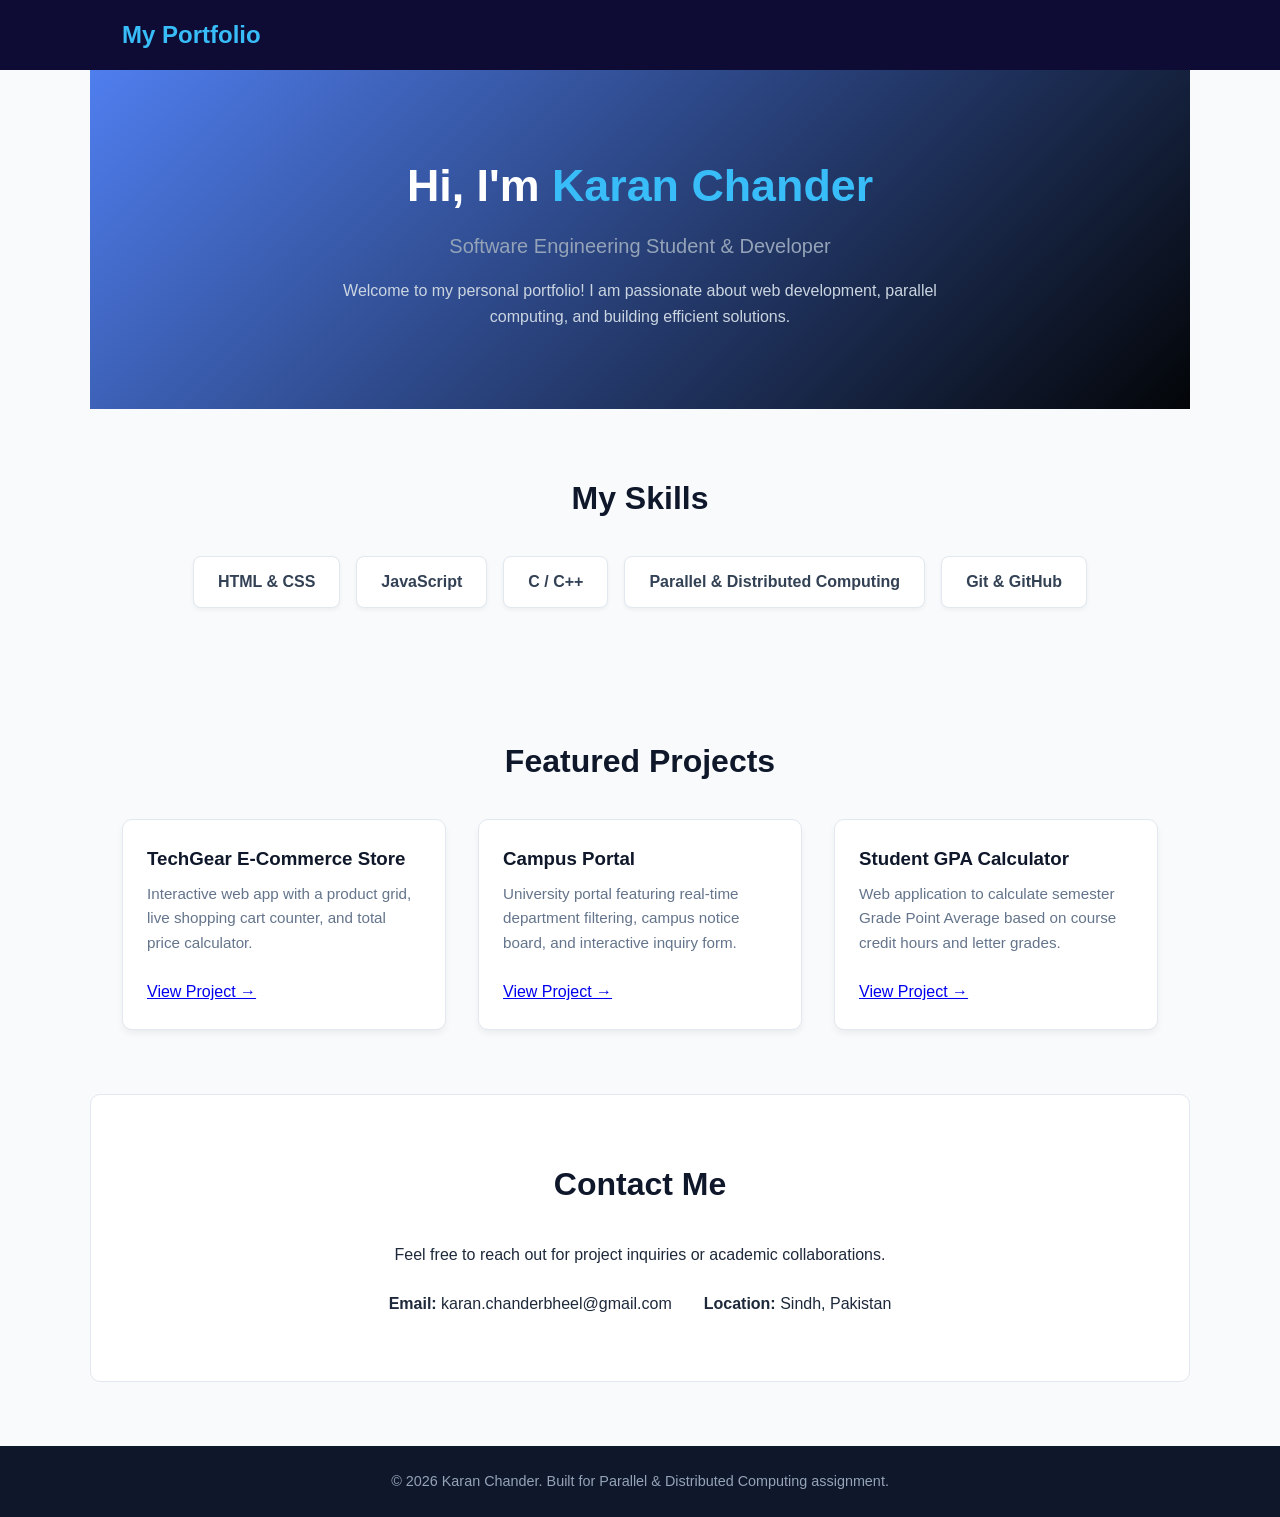
<file: index.html>
<!DOCTYPE html>
<html lang="en">
<head>
    <meta charset="UTF-8">
    <meta name="viewport" content="width=device-width, initial-scale=1.0">
    <title>My Portfolio</title>
    <link rel="stylesheet" href="style.css">

</head>
<body>
    <header>
        <nav class="navbar">
            <div class="logo">My Portfolio</div>
            <ul class="nav-links">
                <li><a href="#about"></a></li>
                <li><a href="#skills"></a></li>
                <li><a href="#projects"></a></li>
                <li><a href="#contact"></a></li>
            </ul>
        </nav>
    </header>

    <main>
        <section id="about" class="hero-section">
            <div class="hero-content">
                <h1>Hi, I'm <span class="highlight">Karan Chander</span></h1>
                <p class="subtitle">Software Engineering Student & Developer</p>
                <p class="bio">Welcome to my personal portfolio! I am passionate about web development, parallel computing, and building efficient solutions.</p>
            </div>
        </section>

        <section id="skills" class="skills-section">
            <h2>My Skills</h2>
            <div class="skills-container">
                <span class="skill-card">HTML & CSS</span>
                <span class="skill-card">JavaScript</span>
                <span class="skill-card">C / C++</span>
                <span class="skill-card">Parallel & Distributed Computing</span>
                <span class="skill-card">Git & GitHub</span>
            </div>
        </section>

        <section id="projects" class="projects-section">
            <h2>Featured Projects</h2>
            <div class="projects-grid">
                
                <div class="project-card">
                    <h3>TechGear E-Commerce Store</h3>
                    <p>Interactive web app with a product grid, live shopping cart counter, and total price calculator.</p>
                    <a href="Project1/index.html" class="project-link">View Project &rarr;</a>
                </div>

                <div class="project-card">
                    <h3>Campus Portal</h3>
                    <p>University portal featuring real-time department filtering, campus notice board, and interactive inquiry form.</p>
                    <a href="Project2/index.html" class="project-link">View Project &rarr;</a>
                </div>

                <div class="project-card">
                    <h3>Student GPA Calculator</h3>
                    <p>Web application to calculate semester Grade Point Average based on course credit hours and letter grades.</p>
                    <a href="Project3/index.html" class="project-link">View Project &rarr;</a>
                </div>

            </div>
        </section>

        <section id="contact" class="contact-section">
            <h2>Contact Me</h2>
            <p>Feel free to reach out for project inquiries or academic collaborations.</p>
            <div class="contact-details">
                <p><strong>Email:</strong> karan.chanderbheel@gmail.com</p>
                <p><strong>Location:</strong> Sindh, Pakistan</p>
            </div>
        </section>
    </main>

    <footer>
        <p>&copy; 2026 Karan Chander. Built for Parallel & Distributed Computing assignment.</p>
    </footer>
    <script src="script.js"></script>
</body>

</html>
</file>
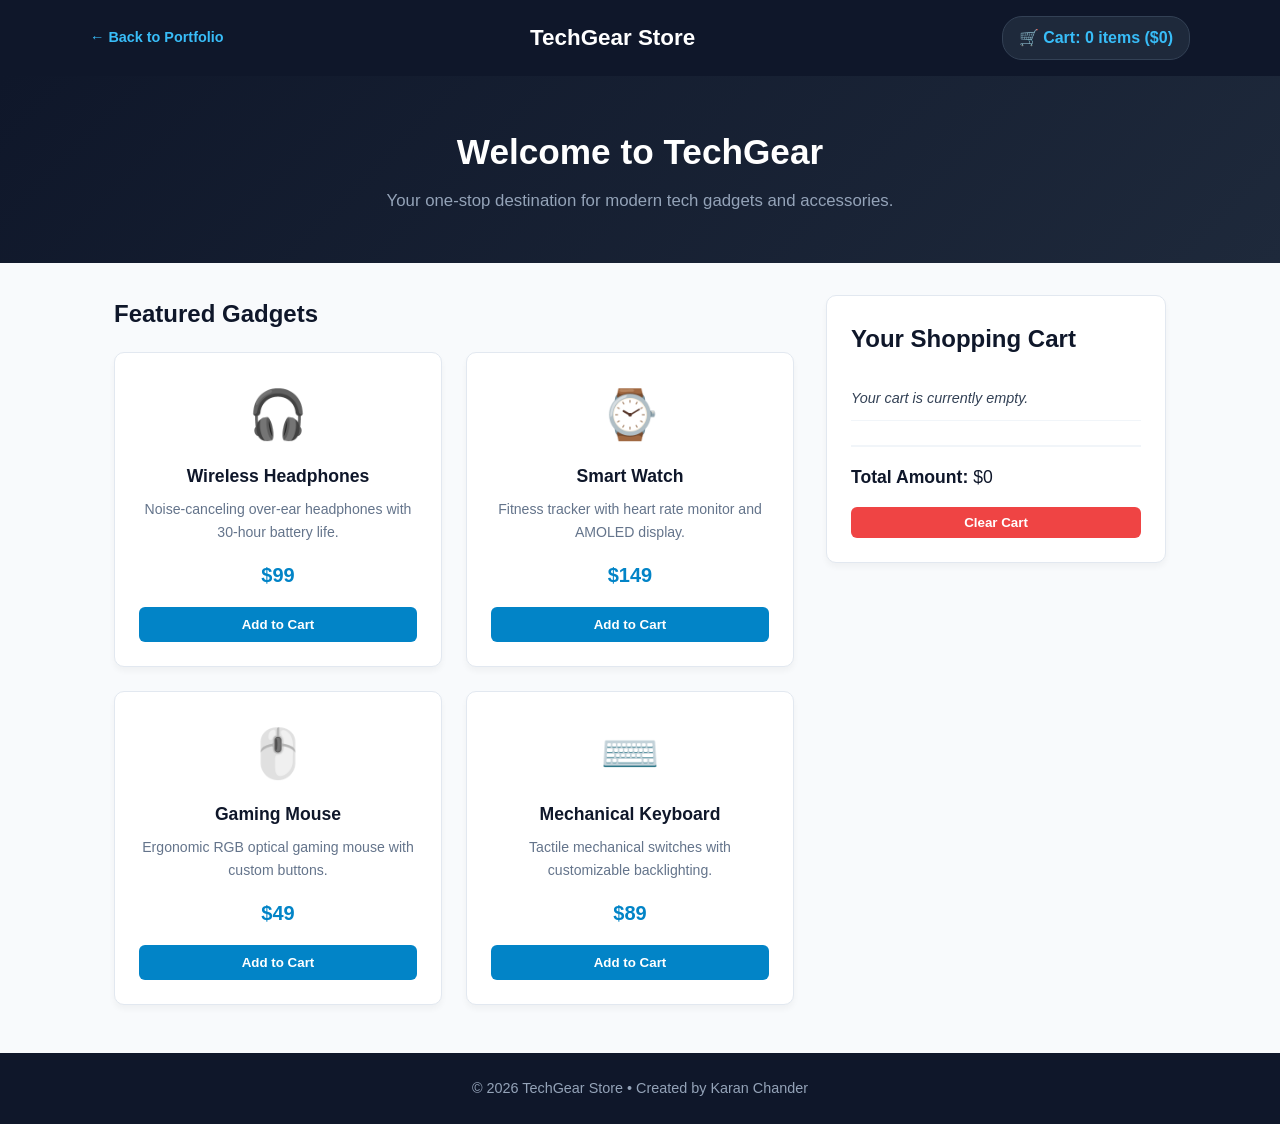
<file: Project1/index.html>
<!DOCTYPE html>
<html lang="en">
<head>
    <meta charset="UTF-8">
    <meta name="viewport" content="width=device-width, initial-scale=1.0">
    <title>TechGear Store</title>
    <link rel="stylesheet" href="style.css">
</head>
<body>
    <header>
        <div class="nav-container">
            <a href="../index.html" class="back-link">&larr; Back to Portfolio</a>
            <div class="store-logo">TechGear Store</div>
            <div class="cart-status">
                🛒 Cart: <span id="cartCount">0</span> items ($<span id="cartTotal">0</span>)
            </div>
        </div>
    </header>

    <section class="hero-banner">
        <h1>Welcome to TechGear</h1>
        <p>Your one-stop destination for modern tech gadgets and accessories.</p>
    </section>

    <main class="main-container">
        
        <section class="products-section">
            <h2>Featured Gadgets</h2>
            <div class="products-grid">

                <div class="product-card">
                    <div class="product-icon">🎧</div>
                    <h3>Wireless Headphones</h3>
                    <p>Noise-canceling over-ear headphones with 30-hour battery life.</p>
                    <div class="price-tag">$99</div>
                    <button class="add-btn" onclick="addToCart('Wireless Headphones', 99)">Add to Cart</button>
                </div>

                <div class="product-card">
                    <div class="product-icon">⌚</div>
                    <h3>Smart Watch</h3>
                    <p>Fitness tracker with heart rate monitor and AMOLED display.</p>
                    <div class="price-tag">$149</div>
                    <button class="add-btn" onclick="addToCart('Smart Watch', 149)">Add to Cart</button>
                </div>

                <div class="product-card">
                    <div class="product-icon">🖱️</div>
                    <h3>Gaming Mouse</h3>
                    <p>Ergonomic RGB optical gaming mouse with custom buttons.</p>
                    <div class="price-tag">$49</div>
                    <button class="add-btn" onclick="addToCart('Gaming Mouse', 49)">Add to Cart</button>
                </div>

                <div class="product-card">
                    <div class="product-icon">⌨️</div>
                    <h3>Mechanical Keyboard</h3>
                    <p>Tactile mechanical switches with customizable backlighting.</p>
                    <div class="price-tag">$89</div>
                    <button class="add-btn" onclick="addToCart('Mechanical Keyboard', 89)">Add to Cart</button>
                </div>

            </div>
        </section>

        <section class="cart-section">
            <h2>Your Shopping Cart</h2>
            <ul id="cartItemsList" class="cart-items-list">
                <li class="empty-msg">Your cart is currently empty.</li>
            </ul>
            <div class="cart-summary">
                <p><strong>Total Amount:</strong> $<span id="cartTotalDisplay">0</span></p>
                <button id="clearCartBtn" class="clear-btn" onclick="clearCart()">Clear Cart</button>
            </div>
        </section>

    </main>

    <footer>
        <p>&copy; 2026 TechGear Store &bull; Created by Karan Chander</p>
    </footer>
    <script src="script.js"></script>
    
</body>
</html>
</file>
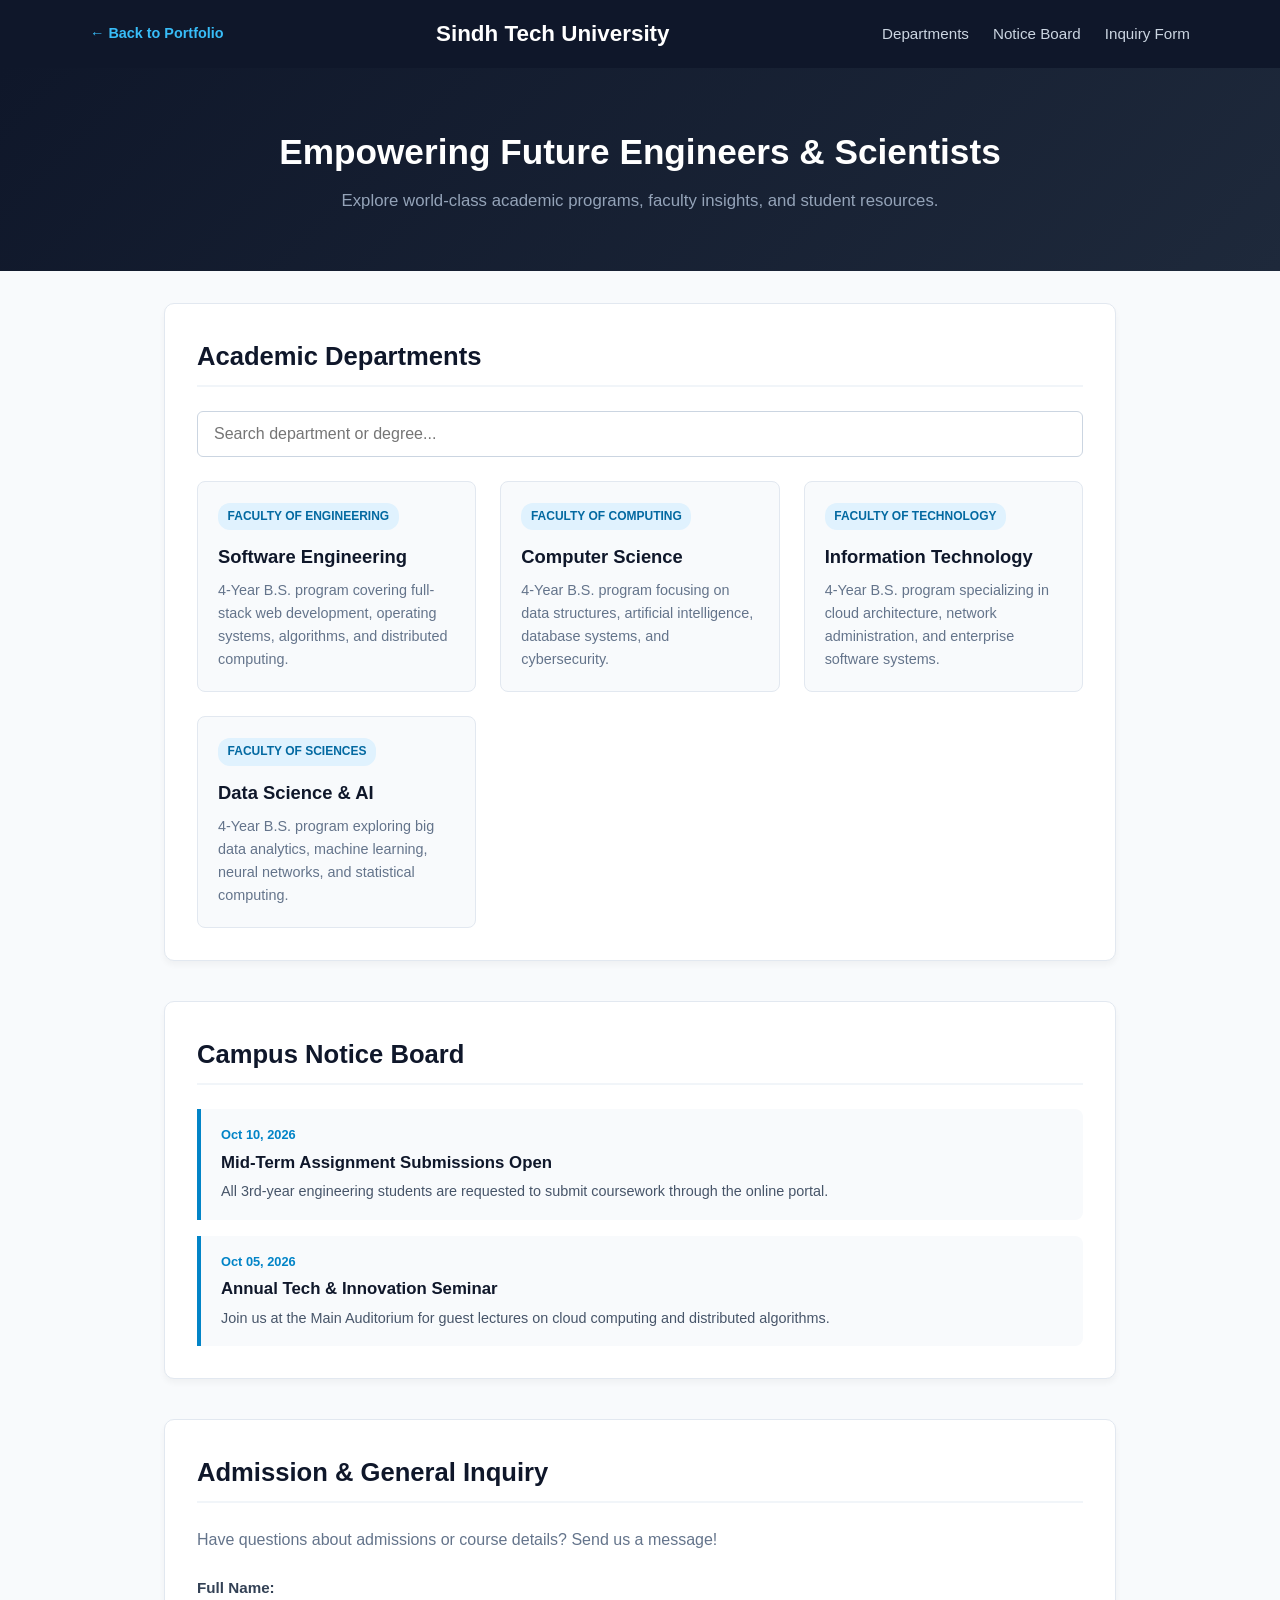
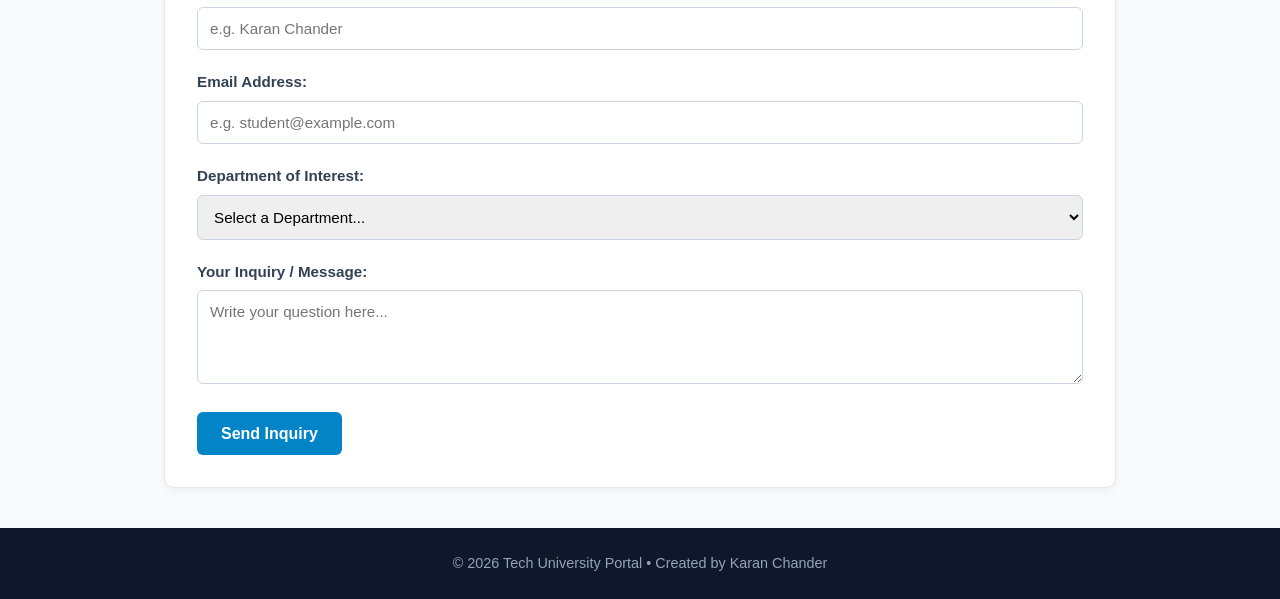
<file: Project2/index.html>
<!DOCTYPE html>
<html lang="en">
<head>
    <meta charset="UTF-8">
    <meta name="viewport" content="width=device-width, initial-scale=1.0">
    <title>Campus Portal</title>
    <link rel="stylesheet" href="style.css">
</head>
<body>
    
    <header>
        <div class="nav-container">
            <a href="../index.html" class="back-link">&larr; Back to Portfolio</a>
            <div class="portal-logo">Sindh Tech University</div>
            <ul class="nav-menu">
                <li><a href="#departments">Departments</a></li>
                <li><a href="#notices">Notice Board</a></li>
                <li><a href="#inquiry">Inquiry Form</a></li>
            </ul>
        </div>
    </header>

    <section class="hero-banner">
        <h1>Empowering Future Engineers & Scientists</h1>
        <p>Explore world-class academic programs, faculty insights, and student resources.</p>
    </section>

    <main class="main-container">

        <section id="departments" class="portal-section">
            <h2>Academic Departments</h2>
        
            <div class="search-box">
                <input type="text" id="courseSearch" placeholder="Search department or degree..." onkeyup="filterCourses()">
            </div>

            <div class="courses-grid" id="coursesGrid">

                <div class="course-card">
                    <div class="course-badge">Faculty of Engineering</div>
                    <h3>Software Engineering</h3>
                    <p>4-Year B.S. program covering full-stack web development, operating systems, algorithms, and distributed computing.</p>
                </div>

                <div class="course-card">
                    <div class="course-badge">Faculty of Computing</div>
                    <h3>Computer Science</h3>
                    <p>4-Year B.S. program focusing on data structures, artificial intelligence, database systems, and cybersecurity.</p>
                </div>

                <div class="course-card">
                    <div class="course-badge">Faculty of Technology</div>
                    <h3>Information Technology</h3>
                    <p>4-Year B.S. program specializing in cloud architecture, network administration, and enterprise software systems.</p>
                </div>


                <div class="course-card">
                    <div class="course-badge">Faculty of Sciences</div>
                    <h3>Data Science & AI</h3>
                    <p>4-Year B.S. program exploring big data analytics, machine learning, neural networks, and statistical computing.</p>
                </div>

            </div>
        </section>

        <section id="notices" class="portal-section notice-section">
            <h2>Campus Notice Board</h2>
            <div class="notice-list">
                <div class="notice-item">
                    <span class="notice-date">Oct 10, 2026</span>
                    <h4>Mid-Term Assignment Submissions Open</h4>
                    <p>All 3rd-year engineering students are requested to submit coursework through the online portal.</p>
                </div>
                <div class="notice-item">
                    <span class="notice-date">Oct 05, 2026</span>
                    <h4>Annual Tech & Innovation Seminar</h4>
                    <p>Join us at the Main Auditorium for guest lectures on cloud computing and distributed algorithms.</p>
                </div>
            </div>
        </section>

        <section id="inquiry" class="portal-section inquiry-section">
            <h2>Admission & General Inquiry</h2>
            <p>Have questions about admissions or course details? Send us a message!</p>
            
            <form id="inquiryForm" onsubmit="submitForm(event)">
                <div class="form-group">
                    <label for="fullName">Full Name:</label>
                    <input type="text" id="fullName" placeholder="e.g. Karan Chander" required>
                </div>
                <div class="form-group">
                    <label for="emailAddr">Email Address:</label>
                    <input type="email" id="emailAddr" placeholder="e.g. student@example.com" required>
                </div>
                <div class="form-group">
                    <label for="departmentSelect">Department of Interest:</label>
                    <select id="departmentSelect" required>
                        <option value="">Select a Department...</option>
                        <option value="Software Engineering">Software Engineering</option>
                        <option value="Computer Science">Computer Science</option>
                        <option value="Information Technology">Information Technology</option>
                        <option value="Data Science & AI">Data Science & AI</option>
                    </select>
                </div>
                <div class="form-group">
                    <label for="messageText">Your Inquiry / Message:</label>
                    <textarea id="messageText" rows="4" placeholder="Write your question here..." required></textarea>
                </div>
                <button type="submit" class="submit-btn">Send Inquiry</button>
            </form>

            <div id="formSuccessMessage" class="success-box hidden">
                ✅ Thank you! Your inquiry has been submitted successfully. We will reach out soon.
            </div>
        </section>

    </main>

    <footer>
        <p>&copy; 2026 Tech University Portal &bull; Created by Karan Chander</p>
    </footer>

    <script src="script.js"></script>
</body>
</html>
</file>
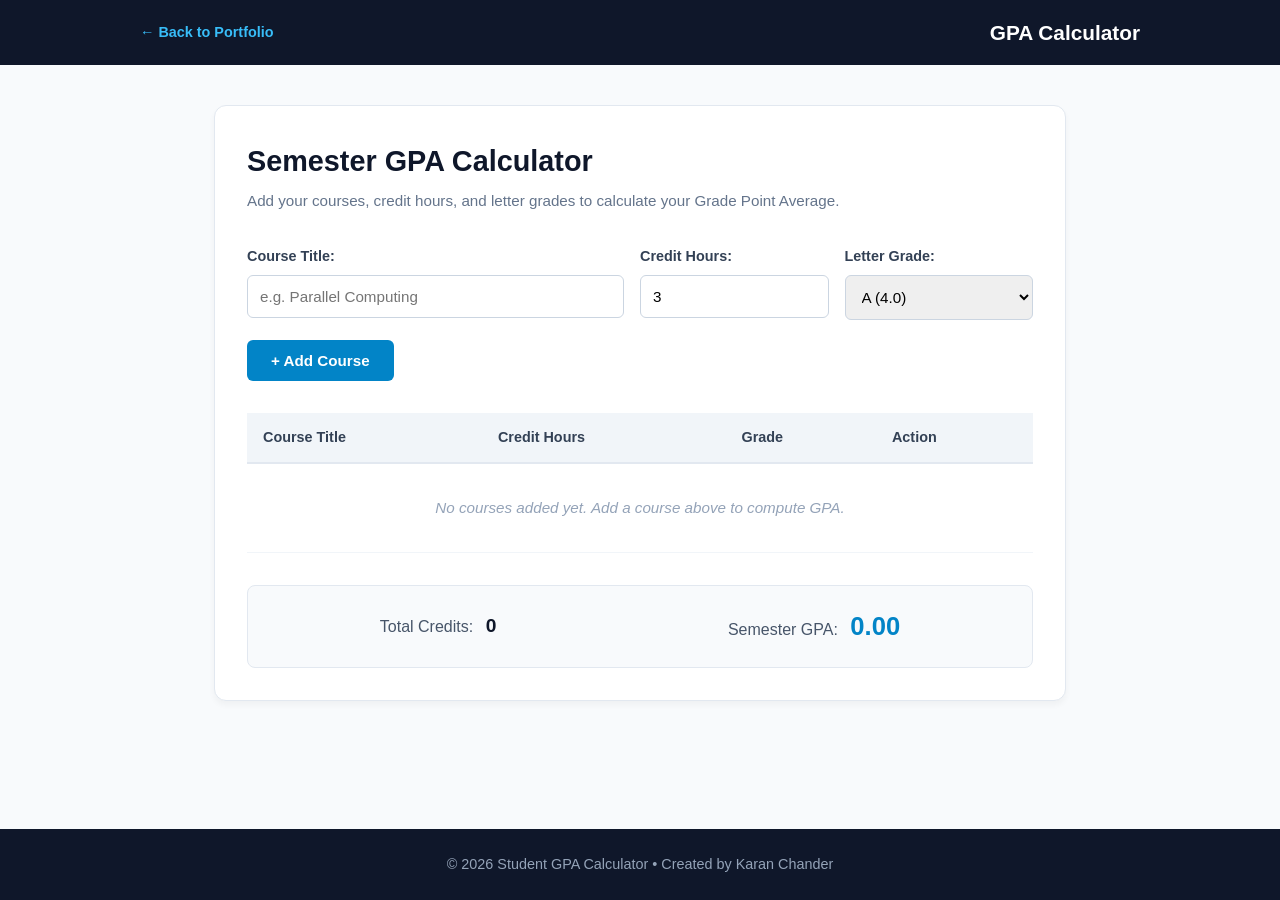
<file: Project3/index.html>
<!DOCTYPE html>
<html lang="en">
<head>
    <meta charset="UTF-8">
    <meta name="viewport" content="width=device-width, initial-scale=1.0">
    <title>Student GPA Calculator</title>
    <link rel="stylesheet" href="style.css">
</head>
<body>

    <header>
        <div class="nav-container">
            <a href="../index.html" class="back-link">&larr; Back to Portfolio</a>
            <div class="app-logo">GPA Calculator</div>
        </div>
    </header>

    <main class="main-container">

        <section class="calculator-card">
            <h1>Semester GPA Calculator</h1>
            <p class="subtitle">Add your courses, credit hours, and letter grades to calculate your Grade Point Average.</p>

            <form id="courseForm" onsubmit="addCourse(event)">
                <div class="form-row">
                    <div class="form-group">
                        <label for="courseName">Course Title:</label>
                        <input type="text" id="courseName" placeholder="e.g. Parallel Computing" required>
                    </div>

                    <div class="form-group">
                        <label for="creditHours">Credit Hours:</label>
                        <input type="number" id="creditHours" min="1" max="6" value="3" required>
                    </div>

                    <div class="form-group">
                        <label for="gradeSelect">Letter Grade:</label>
                        <select id="gradeSelect" required>
                            <option value="4.0">A (4.0)</option>
                            <option value="3.5">B+ (3.5)</option>
                            <option value="3.0">B (3.0)</option>
                            <option value="2.5">C+ (2.5)</option>
                            <option value="2.0">C (2.0)</option>
                            <option value="1.0">D (1.0)</option>
                            <option value="0.0">F (0.0)</option>
                        </select>
                    </div>
                </div>

                <button type="submit" class="add-btn">+ Add Course</button>
            </form>

            <div class="table-container">
                <table id="coursesTable">
                    <thead>
                        <tr>
                            <th>Course Title</th>
                            <th>Credit Hours</th>
                            <th>Grade</th>
                            <th>Action</th>
                        </tr>
                    </thead>
                    <tbody id="courseList">
                        <tr id="emptyRow">
                            <td colspan="4" class="empty-msg">No courses added yet. Add a course above to compute GPA.</td>
                        </tr>
                    </tbody>
                </table>
            </div>

            <div class="results-box">
                <div class="result-item">
                    <span>Total Credits:</span>
                    <strong id="totalCredits">0</strong>
                </div>
                <div class="result-item highlight">
                    <span>Semester GPA:</span>
                    <strong id="gpaValue">0.00</strong>
                </div>
            </div>
        </section>

    </main>

    <footer>
        <p>&copy; 2026 Student GPA Calculator &bull; Created by Karan Chander</p>
    </footer>

    <script src="script.js"></script>
</body>
</html>
</file>
<file: style.css>
* {
    margin: 0;
    padding: 0;
    box-sizing: border-box;
    font-family: 'Segoe UI', Tahoma, Geneva, Verdana, sans-serif;
}

body {
    background-color: #f8fafc;
    color: #1e293b;
    line-height: 1.6;
}

header {
    background-color: #0e0c35;
    position: sticky;
    top: 0;
    z-index: 100;
}

.navbar {
    display: flex;
    justify-content: space-between;
    align-items: center;
    max-width: 1100px;
    margin: 0 auto;
    padding: 1rem 2rem;
}

.logo {
    color: #38bdf8;
    font-size: 1.5rem;
    font-weight: bold;
}

.nav-links {
    display: flex;
    list-style: none;
    gap: 1.5rem;
}

.nav-links a {
    color: #f8fbfd;
    text-decoration: none;
    font-weight: 500;
    transition: color 0.3s;
}

.nav-links a:hover {
    color: #2ab6f1;
}

.hero-section {
    background: linear-gradient(135deg, #4f7eee 0%, #030507 100%);
    color: #ffffff;
    padding: 5rem 2rem;
    text-align: center;
}

.hero-content h1 {
    font-size: 2.8rem;
    margin-bottom: 0.5rem;
}

.highlight {
    color: #38bdf8;
}

.subtitle {
    font-size: 1.25rem;
    color: #94a3b8;
    margin-bottom: 1rem;
}

.bio {
    max-width: 600px;
    margin: 0 auto;
    color: #cbd5e1;
}

section {
    max-width: 1100px;
    margin: 0 auto;
    padding: 4rem 2rem;
}

section h2 {
    font-size: 2rem;
    margin-bottom: 2rem;
    text-align: center;
    color: #0f172a;
}

.skills-container {
    display: flex;
    flex-wrap: wrap;
    justify-content: center;
    gap: 1rem;
}

.skill-card {
    background-color: #ffffff;
    border: 1px solid #e2e8f0;
    padding: 0.75rem 1.5rem;
    border-radius: 8px;
    font-weight: 600;
    color: #334155;
    box-shadow: 0 2px 4px rgba(0, 0, 0, 0.05);
}

.projects-grid {
    display: grid;
    grid-template-columns: repeat(auto-fit, minmax(280px, 1fr));
    gap: 2rem;
}

.project-card {
    background-color: #ffffff;
    border: 1px solid #e2e8f0;
    border-radius: 10px;
    padding: 1.5rem;
    box-shadow: 0 4px 6px rgba(0, 0, 0, 0.05);
    display: flex;
    flex-direction: column;
    justify-content: space-between;
}

.project-card h3 {
    margin-bottom: 0.5rem;
    color: #0f172a;
}

.project-card p {
    color: #64748b;
    font-size: 0.95rem;
    margin-bottom: 1.5rem;
}

.badge {
    align-self: flex-start;
    background-color: #f1f5f9;
    color: #64748b;
    padding: 0.3rem 0.8rem;
    border-radius: 20px;
    font-size: 0.8rem;
    font-weight: bold;
    text-transform: uppercase;
}

.contact-section {
    text-align: center;
    background-color: #ffffff;
    border-radius: 10px;
    border: 1px solid #e2e8f0;
    margin-bottom: 4rem;
}

.contact-details {
    margin-top: 1.5rem;
    display: flex;
    justify-content: center;
    gap: 2rem;
    flex-wrap: wrap;
}

footer {
    background-color: #0f172a;
    color: #94a3b8;
    text-align: center;
    padding: 1.5rem;
    font-size: 0.9rem;
}

@media (max-width: 768px) {
    .navbar {
        flex-direction: column;
        gap: 1rem;
    }

    .hero-content h1 {
        font-size: 2rem;
    }

    .contact-details {
        flex-direction: column;
        gap: 0.5rem;
    }

.project-link {
    display: inline-block;
    margin-top: 1rem;
    color: #0284c7;
    text-decoration: none;
    font-weight: 600;
    transition: color 0.2s;
}

.project-link:hover {
    color: #0369a1;
    text-decoration: underline;
}
}
</file>
<file: Project1/style.css>
* {
    margin: 0;
    padding: 0;
    box-sizing: border-box;
    font-family: 'Segoe UI', Tahoma, Geneva, Verdana, sans-serif;
}

body {
    background-color: #f8fafc;
    color: #1e293b;
    line-height: 1.6;
}

header {
    background-color: #0f172a;
    color: #ffffff;
    padding: 1rem 2rem;
    position: sticky;
    top: 0;
    z-index: 100;
}

.nav-container {
    max-width: 1100px;
    margin: 0 auto;
    display: flex;
    justify-content: space-between;
    align-items: center;
    flex-wrap: wrap;
    gap: 1rem;
}

.back-link {
    color: #38bdf8;
    text-decoration: none;
    font-weight: 600;
    font-size: 0.9rem;
    transition: color 0.2s;
}

.back-link:hover {
    color: #7dd3fc;
}

.store-logo {
    font-size: 1.4rem;
    font-weight: bold;
    color: #ffffff;
}

.cart-status {
    background-color: #1e293b;
    padding: 0.5rem 1rem;
    border-radius: 20px;
    font-weight: 600;
    color: #38bdf8;
    border: 1px solid #334155;
}

.hero-banner {
    background: linear-gradient(135deg, #0f172a 0%, #1e293b 100%);
    color: #ffffff;
    text-align: center;
    padding: 3rem 1.5rem;
}

.hero-banner h1 {
    font-size: 2.2rem;
    margin-bottom: 0.5rem;
}

.hero-banner p {
    color: #94a3b8;
    font-size: 1.05rem;
}

.main-container {
    max-width: 1100px;
    margin: 2rem auto;
    padding: 0 1.5rem;
    display: grid;
    grid-template-columns: 2fr 1fr;
    gap: 2rem;
}

.products-section h2,
.cart-section h2 {
    font-size: 1.5rem;
    margin-bottom: 1.2rem;
    color: #0f172a;
}

.products-grid {
    display: grid;
    grid-template-columns: repeat(auto-fit, minmax(220px, 1fr));
    gap: 1.5rem;
}

.product-card {
    background-color: #ffffff;
    border: 1px solid #e2e8f0;
    border-radius: 10px;
    padding: 1.5rem;
    text-align: center;
    box-shadow: 0 4px 6px rgba(0, 0, 0, 0.04);
    display: flex;
    flex-direction: column;
    justify-content: space-between;
}

.product-icon {
    font-size: 3rem;
    margin-bottom: 0.5rem;
}

.product-card h3 {
    font-size: 1.1rem;
    color: #0f172a;
    margin-bottom: 0.5rem;
}

.product-card p {
    font-size: 0.88rem;
    color: #64748b;
    margin-bottom: 1rem;
}

.price-tag {
    font-size: 1.25rem;
    font-weight: bold;
    color: #0284c7;
    margin-bottom: 1rem;
}

.add-btn {
    background-color: #0284c7;
    color: #ffffff;
    border: none;
    padding: 0.6rem;
    border-radius: 6px;
    font-weight: 600;
    cursor: pointer;
    transition: background-color 0.2s;
}

.add-btn:hover {
    background-color: #0369a1;
}

.cart-section {
    background-color: #ffffff;
    border: 1px solid #e2e8f0;
    border-radius: 10px;
    padding: 1.5rem;
    box-shadow: 0 4px 6px rgba(0, 0, 0, 0.04);
    height: fit-content;
}

.cart-items-list {
    list-style: none;
    margin-bottom: 1.5rem;
    max-height: 250px;
    overflow-y: auto;
}

.cart-items-list li {
    padding: 0.6rem 0;
    border-bottom: 1px solid #f1f5f9;
    font-size: 0.9rem;
    display: flex;
    justify-content: space-between;
    color: #334155;
}

.empty-msg {
    color: #94a3b8;
    font-style: italic;
    text-align: center;
}

.cart-summary {
    border-top: 2px solid #f1f5f9;
    padding-top: 1rem;
}

.cart-summary p {
    font-size: 1.1rem;
    margin-bottom: 1rem;
    color: #0f172a;
}

.clear-btn {
    width: 100%;
    background-color: #ef4444;
    color: #ffffff;
    border: none;
    padding: 0.5rem;
    border-radius: 6px;
    font-weight: 600;
    cursor: pointer;
    transition: background-color 0.2s;
}

.clear-btn:hover {
    background-color: #dc2626;
}

footer {
    background-color: #0f172a;
    color: #94a3b8;
    text-align: center;
    padding: 1.5rem;
    margin-top: 3rem;
    font-size: 0.9rem;
}

@media (max-width: 768px) {
    .main-container {
        grid-template-columns: 1fr;
    }
}
</file>
<file: Project2/style.css>
* {
    margin: 0;
    padding: 0;
    box-sizing: border-box;
    font-family: 'Segoe UI', Tahoma, Geneva, Verdana, sans-serif;
}

body {
    background-color: #f8fafc;
    color: #1e293b;
    line-height: 1.6;
}

header {
    background-color: #0f172a;
    color: #ffffff;
    padding: 1rem 2rem;
    position: sticky;
    top: 0;
    z-index: 100;
}

.nav-container {
    max-width: 1100px;
    margin: 0 auto;
    display: flex;
    justify-content: space-between;
    align-items: center;
    flex-wrap: wrap;
    gap: 1rem;
}

.back-link {
    color: #38bdf8;
    text-decoration: none;
    font-weight: 600;
    font-size: 0.9rem;
    transition: color 0.2s;
}

.back-link:hover {
    color: #7dd3fc;
}

.portal-logo {
    font-size: 1.4rem;
    font-weight: bold;
    color: #ffffff;
}

.nav-menu {
    display: flex;
    list-style: none;
    gap: 1.5rem;
}

.nav-menu a {
    color: #cbd5e1;
    text-decoration: none;
    font-size: 0.95rem;
    transition: color 0.2s;
}

.nav-menu a:hover {
    color: #38bdf8;
}

.hero-banner {
    background: linear-gradient(135deg, #0f172a 0%, #1e293b 100%);
    color: #ffffff;
    text-align: center;
    padding: 3.5rem 1.5rem;
}

.hero-banner h1 {
    font-size: 2.2rem;
    margin-bottom: 0.5rem;
}

.hero-banner p {
    color: #94a3b8;
    font-size: 1.05rem;
}

.main-container {
    max-width: 1000px;
    margin: 2rem auto;
    padding: 0 1.5rem;
}

.portal-section {
    background-color: #ffffff;
    border: 1px solid #e2e8f0;
    border-radius: 10px;
    padding: 2rem;
    margin-bottom: 2.5rem;
    box-shadow: 0 4px 6px rgba(0, 0, 0, 0.04);
}

.portal-section h2 {
    font-size: 1.6rem;
    color: #0f172a;
    margin-bottom: 1.5rem;
    border-bottom: 2px solid #f1f5f9;
    padding-bottom: 0.5rem;
}

.search-box {
    margin-bottom: 1.5rem;
}

.search-box input {
    width: 100%;
    padding: 0.8rem 1rem;
    border: 1px solid #cbd5e1;
    border-radius: 6px;
    font-size: 1rem;
    outline: none;
    transition: border-color 0.2s;
}

.search-box input:focus {
    border-color: #0284c7;
}


.courses-grid {
    display: grid;
    grid-template-columns: repeat(auto-fit, minmax(230px, 1fr));
    gap: 1.5rem;
}

.course-card {
    background-color: #f8fafc;
    border: 1px solid #e2e8f0;
    border-radius: 8px;
    padding: 1.25rem;
    transition: transform 0.2s, box-shadow 0.2s;
}

.course-card:hover {
    transform: translateY(-3px);
    box-shadow: 0 6px 12px rgba(0, 0, 0, 0.06);
}

.course-badge {
    display: inline-block;
    background-color: #e0f2fe;
    color: #0369a1;
    font-size: 0.75rem;
    font-weight: 700;
    padding: 0.25rem 0.6rem;
    border-radius: 12px;
    margin-bottom: 0.75rem;
    text-transform: uppercase;
}

.course-card h3 {
    font-size: 1.15rem;
    color: #0f172a;
    margin-bottom: 0.5rem;
}

.course-card p {
    font-size: 0.9rem;
    color: #64748b;
}


.notice-list {
    display: flex;
    flex-direction: column;
    gap: 1rem;
}

.notice-item {
    background-color: #f8fafc;
    border-left: 4px solid #0284c7;
    padding: 1rem 1.25rem;
    border-radius: 0 8px 8px 0;
}

.notice-date {
    font-size: 0.8rem;
    font-weight: 700;
    color: #0284c7;
    display: block;
    margin-bottom: 0.25rem;
}

.notice-item h4 {
    font-size: 1.05rem;
    color: #0f172a;
    margin-bottom: 0.25rem;
}

.notice-item p {
    font-size: 0.9rem;
    color: #475569;
}

.inquiry-section p {
    color: #64748b;
    margin-bottom: 1.5rem;
}

.form-group {
    margin-bottom: 1.25rem;
}

.form-group label {
    display: block;
    font-weight: 600;
    color: #334155;
    margin-bottom: 0.4rem;
    font-size: 0.95rem;
}

.form-group input,
.form-group select,
.form-group textarea {
    width: 100%;
    padding: 0.75rem;
    border: 1px solid #cbd5e1;
    border-radius: 6px;
    font-size: 0.95rem;
    outline: none;
    transition: border-color 0.2s;
}

.form-group input:focus,
.form-group select:focus,
.form-group textarea:focus {
    border-color: #0284c7;
}

.submit-btn {
    background-color: #0284c7;
    color: #ffffff;
    border: none;
    padding: 0.8rem 1.5rem;
    border-radius: 6px;
    font-size: 1rem;
    font-weight: 600;
    cursor: pointer;
    transition: background-color 0.2s;
}

.submit-btn:hover {
    background-color: #0369a1;
}

.success-box {
    margin-top: 1.5rem;
    background-color: #f0fdf4;
    border: 1px solid #bbf7d0;
    color: #166534;
    padding: 1rem;
    border-radius: 6px;
    font-weight: 600;
}

.hidden {
    display: none;
}


footer {
    background-color: #0f172a;
    color: #94a3b8;
    text-align: center;
    padding: 1.5rem;
    font-size: 0.9rem;
}

@media (max-width: 768px) {
    .nav-container {
        flex-direction: column;
        align-items: flex-start;
    }
    
    .nav-menu {
        gap: 1rem;
    }
}
</file>
<file: Project3/style.css>
* {
    margin: 0;
    padding: 0;
    box-sizing: border-box;
    font-family: 'Segoe UI', Tahoma, Geneva, Verdana, sans-serif;
}

body {
    background-color: #f8fafc;
    color: #1e293b;
    line-height: 1.6;
    min-height: 100vh;
    display: flex;
    flex-direction: column;
}


header {
    background-color: #0f172a;
    color: #ffffff;
    padding: 1rem 2rem;
}

.nav-container {
    max-width: 1000px;
    margin: 0 auto;
    display: flex;
    justify-content: space-between;
    align-items: center;
}

.back-link {
    color: #38bdf8;
    text-decoration: none;
    font-weight: 600;
    font-size: 0.9rem;
    transition: color 0.2s;
}

.back-link:hover {
    color: #7dd3fc;
}

.app-logo {
    font-size: 1.3rem;
    font-weight: bold;
    color: #ffffff;
}


.main-container {
    max-width: 900px;
    margin: 2.5rem auto;
    padding: 0 1.5rem;
    flex: 1;
    width: 100%;
}

.calculator-card {
    background-color: #ffffff;
    border: 1px solid #e2e8f0;
    border-radius: 12px;
    padding: 2rem;
    box-shadow: 0 4px 6px rgba(0, 0, 0, 0.04);
}

.calculator-card h1 {
    font-size: 1.8rem;
    color: #0f172a;
    margin-bottom: 0.3rem;
}

.subtitle {
    color: #64748b;
    font-size: 0.95rem;
    margin-bottom: 2rem;
}


.form-row {
    display: grid;
    grid-template-columns: 2fr 1fr 1fr;
    gap: 1rem;
    margin-bottom: 1.25rem;
}

.form-group label {
    display: block;
    font-weight: 600;
    color: #334155;
    font-size: 0.9rem;
    margin-bottom: 0.4rem;
}

.form-group input,
.form-group select {
    width: 100%;
    padding: 0.75rem;
    border: 1px solid #cbd5e1;
    border-radius: 6px;
    font-size: 0.95rem;
    outline: none;
    transition: border-color 0.2s;
}

.form-group input:focus,
.form-group select:focus {
    border-color: #0284c7;
}

.add-btn {
    background-color: #0284c7;
    color: #ffffff;
    border: none;
    padding: 0.75rem 1.5rem;
    border-radius: 6px;
    font-size: 0.95rem;
    font-weight: 600;
    cursor: pointer;
    transition: background-color 0.2s;
    margin-bottom: 2rem;
}

.add-btn:hover {
    background-color: #0369a1;
}


.table-container {
    overflow-x: auto;
    margin-bottom: 2rem;
}

table {
    width: 100%;
    border-collapse: collapse;
    text-align: left;
}

th {
    background-color: #f1f5f9;
    color: #334155;
    font-weight: 600;
    padding: 0.8rem 1rem;
    font-size: 0.9rem;
    border-bottom: 2px solid #e2e8f0;
}

td {
    padding: 0.8rem 1rem;
    border-bottom: 1px solid #f1f5f9;
    font-size: 0.95rem;
    color: #1e293b;
}

.empty-msg {
    text-align: center;
    color: #94a3b8;
    font-style: italic;
    padding: 2rem 1rem;
}

.delete-btn {
    background-color: #fee2e2;
    color: #dc2626;
    border: 1px solid #fca5a5;
    padding: 0.35rem 0.75rem;
    border-radius: 4px;
    font-size: 0.85rem;
    font-weight: 600;
    cursor: pointer;
    transition: background-color 0.2s;
}

.delete-btn:hover {
    background-color: #fecaca;
}


.results-box {
    background-color: #f8fafc;
    border: 1px solid #e2e8f0;
    border-radius: 8px;
    padding: 1.25rem 1.5rem;
    display: flex;
    justify-content: space-around;
    align-items: center;
    flex-wrap: wrap;
    gap: 1rem;
}

.result-item {
    font-size: 1rem;
    color: #475569;
}

.result-item strong {
    font-size: 1.2rem;
    color: #0f172a;
    margin-left: 0.5rem;
}

.result-item.highlight strong {
    font-size: 1.6rem;
    color: #0284c7;
}


footer {
    background-color: #0f172a;
    color: #94a3b8;
    text-align: center;
    padding: 1.5rem;
    font-size: 0.9rem;
    margin-top: auto;
}


@media (max-width: 640px) {
    .form-row {
        grid-template-columns: 1fr;
    }

    .results-box {
        flex-direction: column;
        align-items: flex-start;
    }
}
</file>
